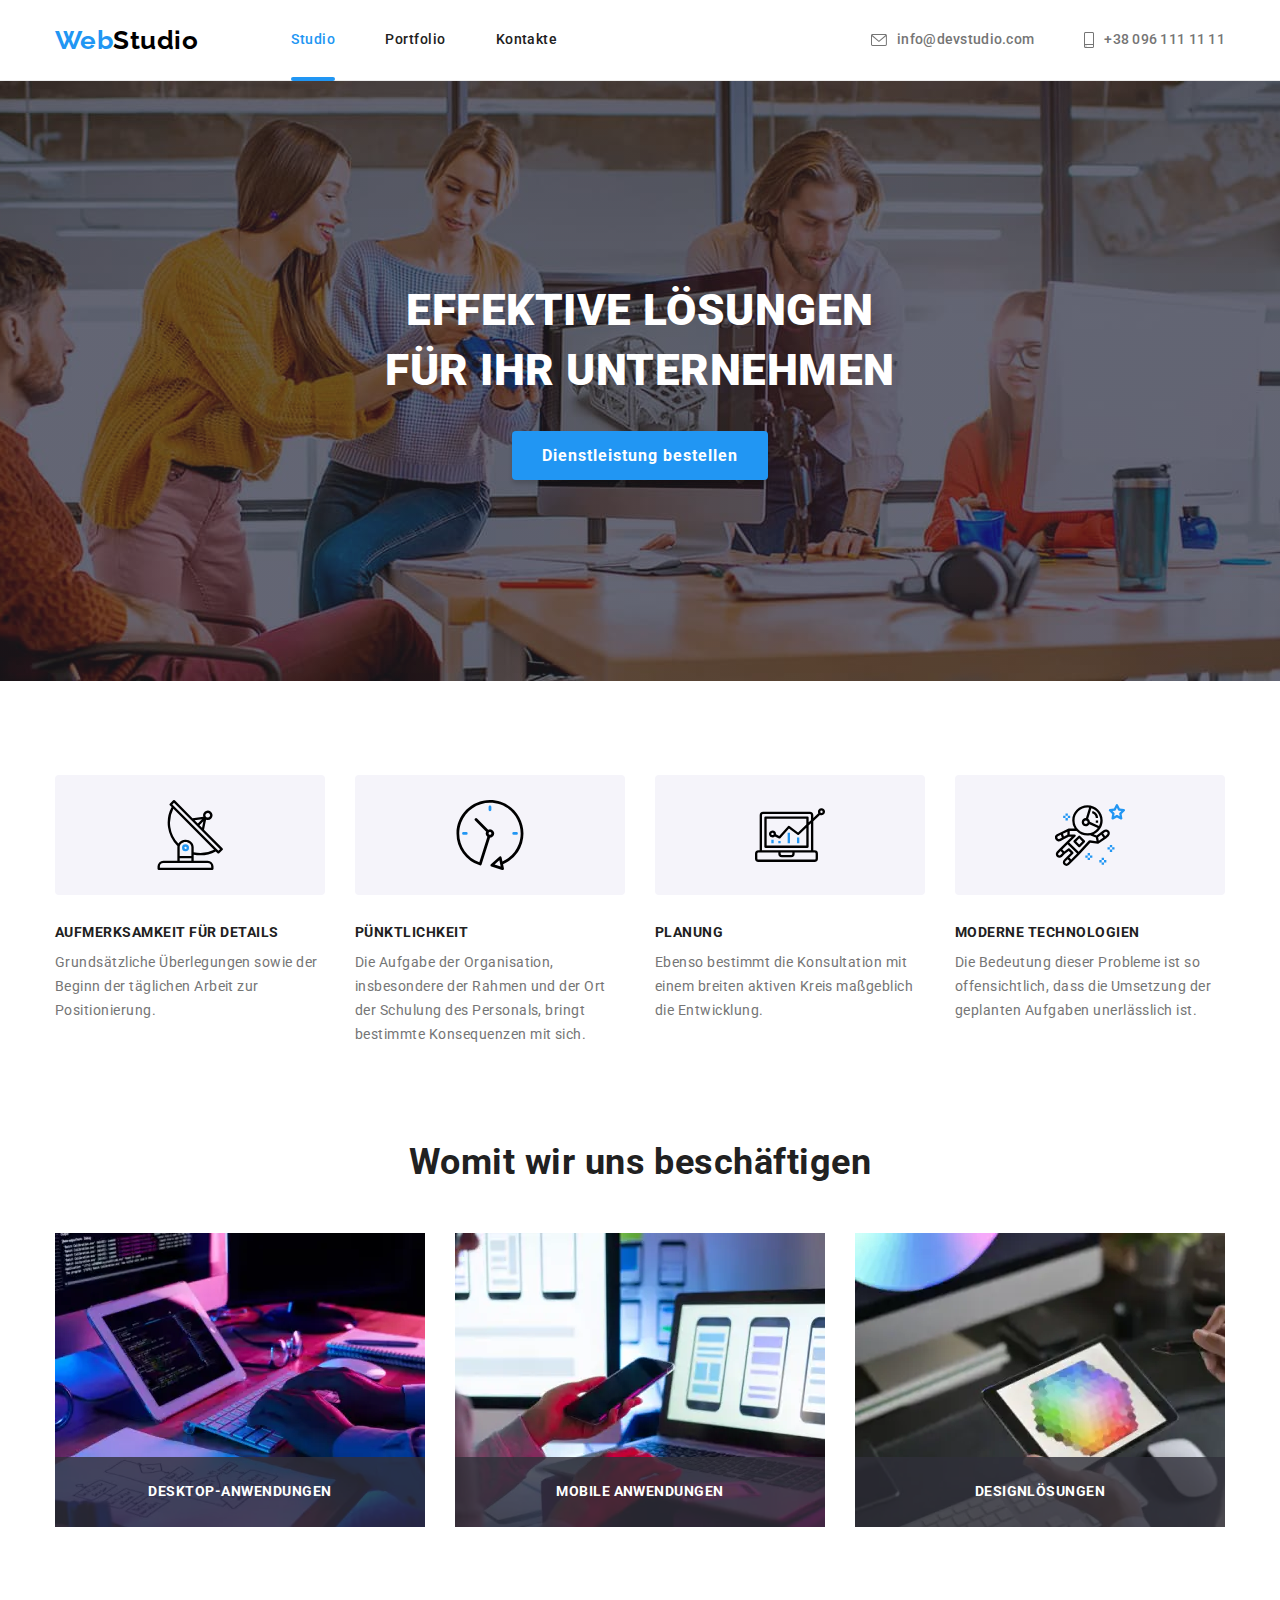
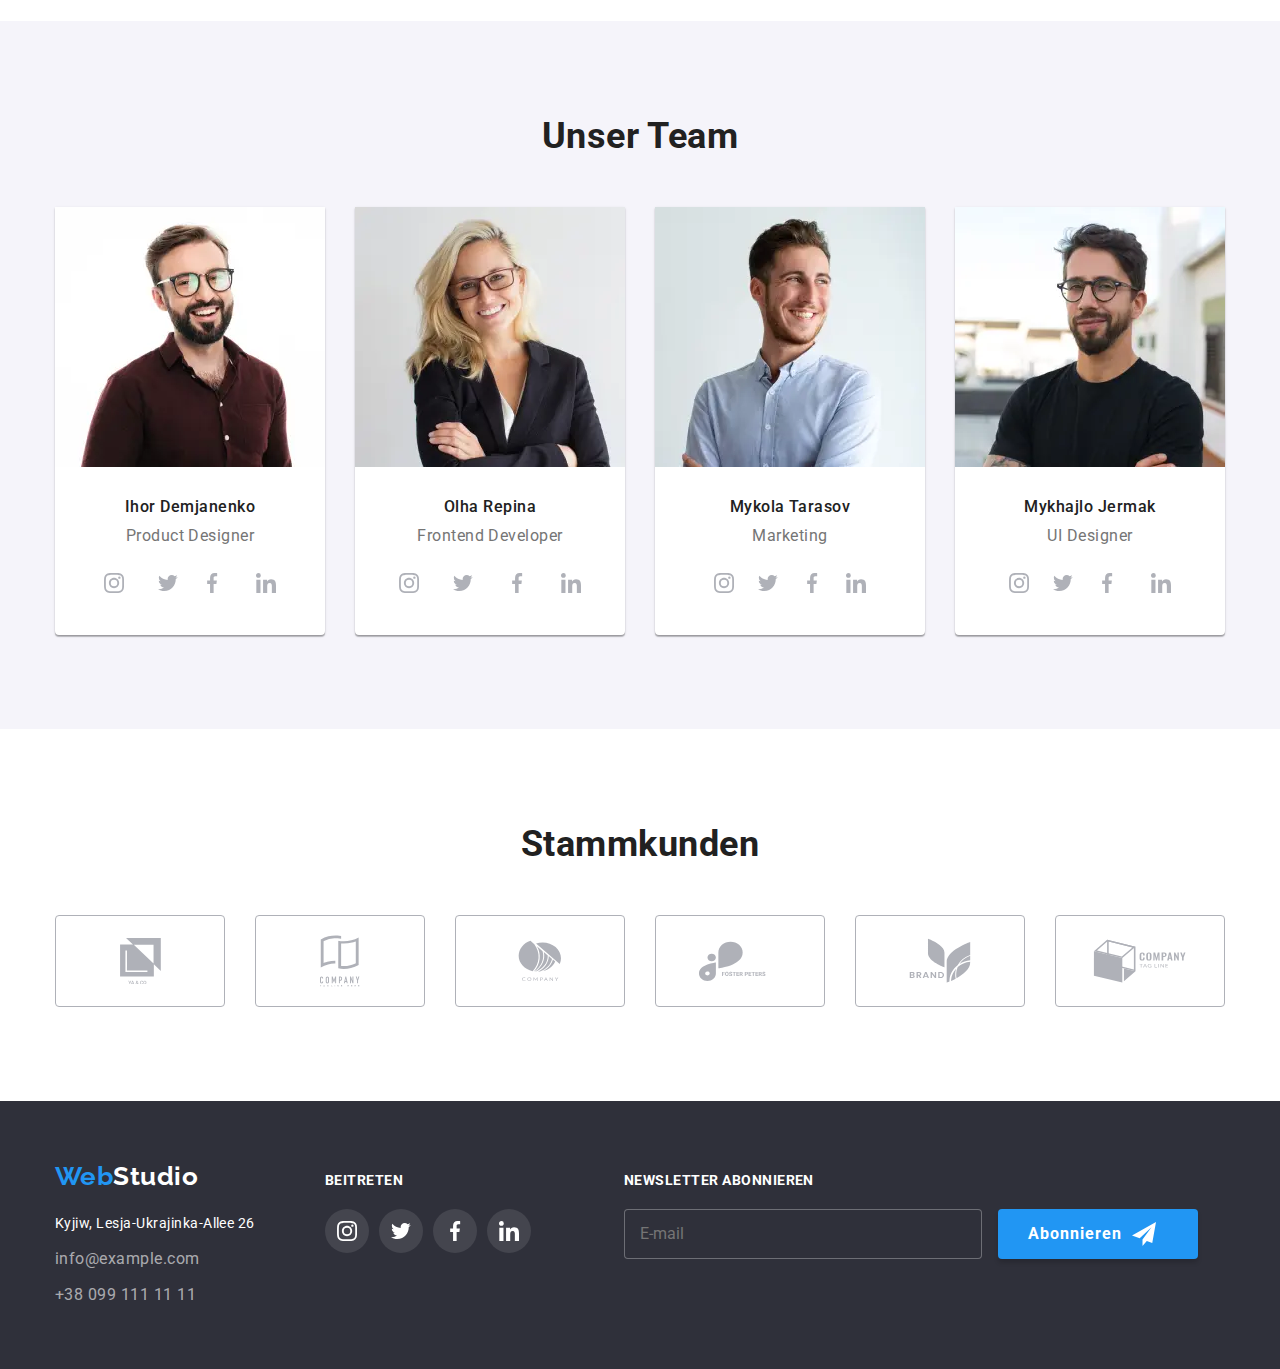
<file: index.html>
<!DOCTYPE html>
<html lang="de">
  <head>
    <meta charset="UTF-8" />
    <meta http-equiv="X-UA-Compatible" content="IE=edge" />
    <meta name="viewport" content="width=device-width, initial-scale=1.0" />
    <title>WebStudio</title>
    <link
      rel="stylesheet"
      href="https://fonts.googleapis.com/css2?family=Raleway:wght@700&family=Roboto:wght@400;500;700;900&display=swap"
    />
    <link
      rel="stylesheet"
      href="https://cdnjs.cloudflare.com/ajax/libs/modern-normalize/1.0.0/modern-normalize.min.css"
    />
    <link
      rel="stylesheet"
      href="https://cdnjs.cloudflare.com/ajax/libs/modern-normalize/1.0.0/modern-normalize.min.css"
    />
    <link rel="stylesheet" href="./css/main.min.css" />
  </head>
  <body>
    <!-- HEADER  -->
    <header class="page-header">
      <div class="container page-header__container">
          <nav class="navigation">
            <a class="navigation__logo" href="./index.html"
              >Web<span class="navigation__logo--accent">Studio</span></a
            >
            <ul class="navigation__list list">
              <li class="navigation__item">
                <a
                  class="link navigation__link navigation__link--current"
                  href="./index.html"
                  >Studio
                </a>
              </li>
              <li class="navigation__item">
                <a class="link navigation__link" href="./portfolio.html"
                  >Portfolio</a
                >
              </li>
              <li class="navigation__item">
                <a class="link navigation__link" href="">Kontakte</a>
              </li>
            </ul>
          </nav>
          <!-- Mobile menu -->
          <button
            class="mobile-menu__button--open"
            type="button"
            data-menu-button
          >
            <svg class="mobile-menu__icon" width="40px" height="40px">
              <use href="./images/icons.svg#menu"></use>
            </svg>
          </button>
          <div class="mobile-menu" data-menu>
              <div class="container mobile-menu__container">
                <button
                class="mobile-menu__button--close"
                type="button"
                data-menu-close
              >
                <svg class="mobile-menu__icon" width="40px" height="40px">
                  <use href="./images/icons.svg#close"></use>
                </svg>
              </button>
              <!-- Mobile-Menu -->
              <ul class="mobile-menu__navigation list">
                <li class="mobile-menu__navigation-item">
                  <a class="mobile-menu__navigation-link mobile-menu__navigation-link--current link" href="./index.html">Studio</a>
                </li>
                <li class="mobile-menu__navigation-item">
                  <a class="mobile-menu__navigation-link link" href="./portfolio.html">Portfolio</a>
                </li>
                <li class="mobile-menu__navigation-item">
                  <a class="mobile-menu__navigation-link link" href="">Kontakte</a>
                </li>
              </ul>

              <ul class="mobile-menu__contacts-list list">
                <li class="mobile-menu__contacts-item">
                  <a class="mobile-menu__contacts-list--link link" href="tel:+380961111111">+38 096 111 11 11</a>
                </li>
                <li class="mobile-menu__contacts-item">
                  <a class="mobile-menu__contacts-list--link link" href="mailto:info@devstudio.com">info@devstudio.com</a>
                </li>
              </ul>

              <ul class="mobile-menu__social-list list">
                <li class="mobile-menu__social-item">
                  <a class="mobile-menu__social-link link" target="_blank"
                    rel="noreferrer noopener"
                    href="https://www.instagram.com/">Instagram</a>
                </li>
                <li class="mobile-menu__social-item">
                  <a class="mobile-menu__social-link link" target="_blank"
                    rel="noreferrer noopener"
                    href="https://www.twitter.com/">Twitter</a>
                </li>
                <li class="mobile-menu__social-item">
                  <a class="mobile-menu__social-link link" target="_blank"
                    rel="noreferrer noopener"
                    href="https://www.facebook.com/">Facebook</a>
                </li>
                <li class="mobile-menu__social-item">
                  <a class="mobile-menu__social-link link" target="_blank"
                    rel="noreferrer noopener"
                    href="https://www.linkedin.com/">LinkedIn</a>
                </li>
              </ul>
              </div>
            </div>
            <!-- Ende des mobilen Menüs -->

          <ul class="contacts list">
            <li class="contacts__item">
              <a class="contacts__link link" href="mailto:info@devstudio.com">
                <svg class="contacts__icon" width="16px" height="12px">
                  <use href="./images/icons.svg#envelope"></use></svg
                >info@devstudio.com</a
              >
            </li>
            <li class="contacts__item">
              <a class="link contacts__link" href="tel:+380961111111"
                ><svg class="contacts__icon" width="10px" height="16px">
                  <use href="./images/icons.svg#smartphone"></use></svg
                >+38 096 111 11 11</a
              >
            </li>
          </ul>
        </div>
      </div>
    </header>

    <main>
      <!-- Hero -->
      <section class="hero">
        <h1 class="hero__title">Effektive Lösungen<br />für Ihr Unternehmen</h1>
        <button class="hero__button" type="button" data-modal-open>
          Dienstleistung bestellen
        </button>
      </section>

      <!-- Merkmale des Unternehmens -->
      <section class="section features">
        <div class="container">
          <h2 class="visually-hidden">Besonderheiten</h2>
          <ul class="features__list list">
            <li class="features__item">
              <div class="features__icon--bg">
                <svg class="features__icon" width="70px" height="70px">
                  <use href="./images/icons.svg#antenna"></use>
                </svg>
              </div>
              <h3 class="features__title">Aufmerksamkeit für Details</h3>
              <p class="features__text">
                Grundsätzliche Überlegungen sowie der Beginn der täglichen Arbeit zur Positionierung.
              </p>
            </li>
            <li class="features__item">
              <div class="features__icon--bg">
                <svg class="features__icon" width="70px" height="70px">
                  <use href="./images/icons.svg#clock"></use>
                </svg>
              </div>
              <h3 class="features__title">Pünktlichkeit</h3>
              <p class="features__text">
                Die Aufgabe der Organisation, insbesondere der Rahmen und der Ort der Schulung des Personals, bringt bestimmte Konsequenzen mit sich.
              </p>
            </li>
            <li class="features__item">
              <div class="features__icon--bg">
                <svg class="features__icon" width="70px" height="70px">
                  <use href="./images/icons.svg#diagram"></use>
                </svg>
              </div>
              <h3 class="features__title">Planung</h3>
              <p class="features__text">
                Ebenso bestimmt die Konsultation mit einem breiten aktiven Kreis maßgeblich die Entwicklung.
              </p>
            </li>
            <li class="features__item">
              <div class="features__icon--bg">
                <svg class="features__icon" width="70px" height="70px">
                  <use href="./images/icons.svg#astronaut"></use>
                </svg>
              </div>
              <h3 class="features__title">Moderne Technologien</h3>
              <p class="features__text">
                Die Bedeutung dieser Probleme ist so offensichtlich, dass die Umsetzung der geplanten Aufgaben unerlässlich ist.
              </p>
            </li>
          </ul>
        </div>
      </section>

      <!-- About section -->
      <section class="section about">
        <div class="container">
          <h2 class="section-title">Womit wir uns beschäftigen</h2>
          <ul class="about__list list">
            <li class="about__item">
              <picture>
                <source srcset="./images/about/box1.webp 1x, ./images/about/box1@2x.webp 2x" media="(min-width: 1200px)" type="image/webp">
                <source srcset="./images/about/box1.jpg 1x, ./images/about/box1@2x.jpg 2x" media="(min-width: 1200px)">
                <img
                class="about__image"
                src="#"
                alt="Computer'"
              />
              </picture>
              <h3 class="about__label">Desktop-Anwendungen</h3>
            </li>
            <li class="about__item">
              <picture>
                <source srcset="./images/about/box2.webp 1x, ./images/about/box2@2x.webp 2x" media="(min-width: 1200px)" type="image/webp">
                <source srcset="./images/about/box2.jpg 1x, ./images/about/box2@2x.jpg 2x" media="(min-width: 1200px)">
                <img
                class="about__image"
                src="#"
                alt="Telefon"
              />
              </picture>
              <h3 class="about__label">Mobile Anwendungen</h3>
            </li>
            <li class="about__item">
              <picture>
                <source srcset="./images/about/box3.webp 1x, ./images/about/box3@2x.webp 2x" media="(min-width: 1200px)" type="image/webp">
                <source srcset="./images/about/box3.jpg 1x, ./images/about/box3@2x.jpg 2x" media="(min-width: 1200px)">
                <img
                class="about__image"
                src="#"
                alt=""
              />
              </picture>
              <h3 class="about__label">Designlösungen</h3>
            </li>
          </ul>
        </div>
      </section>

      <!-- Unser Team -->
      <section class="section team">
        <div class="container">
          <h2 class="section-title">Unser Team</h2>
          <ul class="team__list list">
            <li class="team__item">
              <picture>
                <source
                  srcset="
                    ./images/team/igor-demianenko/igor-demianenko-desktop.webp    1x,
                    ./images/team/igor-demianenko/igor-demianenko-desktop@2x.webp 2x
                  "
                  media="(min-width: 1200px)" type="image/webp"
                />
                <source
                  srcset="
                    ./images/team/igor-demianenko/igor-demianenko-desktop.jpg    1x,
                    ./images/team/igor-demianenko/igor-demianenko-desktop@2x.jpg 2x
                  "
                  media="(min-width: 1200px)"
                />

                <source
                  srcset="
                    ./images/team/igor-demianenko/igor-demianenko-tablet.webp    1x,
                    ./images/team/igor-demianenko/igor-demianenko-tablet@2x.webp 2x
                  "
                  media="(min-width: 768px)" type="image/webp"
                />
                <source
                  srcset="
                    ./images/team/igor-demianenko/igor-demianenko-tablet.jpg    1x,
                    ./images/team/igor-demianenko/igor-demianenko-tablet@2x.jpg 2x
                  "
                  media="(min-width: 768px)"
                />

                <source
                  srcset="
                    ./images/team/igor-demianenko/igor-demianenko-mobile.webp    1x,
                    ./images/team/igor-demianenko/igor-demianenko-mobile@2x.webp 2x
                  "
                  media="(max-width: 767px)" type="image/webp"
                />
                <source
                  srcset="
                    ./images/team/igor-demianenko/igor-demianenko-mobile.jpg    1x,
                    ./images/team/igor-demianenko/igor-demianenko-mobile@2x.jpg 2x
                  "
                  media="(max-width: 767px)"
                />
                <img
                  class="team__image"
                  src="./images/team/igor-demianenko/igor-demianenko-mobile.jpg"
                  alt="Lächelnder junger Mann mit Brille"
                />
              </picture>
              <div class="team__content">
                <h3 class="team__title">Ihor Demjanenko</h3>
                <p class="team__text" lang="en">Product Designer</p>
                <ul class="social__list list">
                  <li class="social__item">
                    <a
                      class="social__link social__link--gray link"
                      href="https://www.instagram.com/"
                      target="_blank"
                      rel="noreferrer noopener"
                    >
                      <svg class="social__icon" width="20px" height="20px">
                        <use href="./images/icons.svg#instagram"></use>
                      </svg>
                    </a>
                  </li>
                  <li class="socil__item">
                    <a
                      class="social__link social__link--gray link"
                      href="https://twitter.com/"
                      target="_blank"
                      rel="noreferrer noopener"
                    >
                      <svg class="social__icon" width="20px" height="20px">
                        <use href="./images/icons.svg#twitter"></use>
                      </svg>
                    </a>
                  </li>
                  <li class="social__item">
                    <a
                      class="social__link social__link--gray link"
                      href="https://facebook.com/"
                      target="_blank"
                      rel="noreferrer noopener"
                    >
                      <svg class="social__icon" width="20px" height="20px">
                        <use href="./images/icons.svg#facebook"></use>
                      </svg>
                    </a>
                  </li>
                  <li class="social__item">
                    <a
                      class="social__link social__link--gray link"
                      href="https://linkedin.com/"
                      target="_blank"
                      rel="noreferrer noopener"
                    >
                      <svg class="social__icon" width="20px" height="20px">
                        <use href="./images/icons.svg#linkedin"></use>
                      </svg>
                    </a>
                  </li>
                </ul>
              </div>
            </li>
            <li class="team__item">
              <picture>
                <source
                  srcset="
                    ./images/team/olga-repina/olga-repina-desktop.webp    1x,
                    ./images/team/olga-repina/olga-repina-desktop@2x.webp 2x
                  "
                  media="(min-width: 1200px)" type="image/webp"
                />
                <source
                  srcset="
                    ./images/team/olga-repina/olga-repina-desktop.jpg    1x,
                    ./images/team/olga-repina/olga-repina-desktop@2x.jpg 2x
                  "
                  media="(min-width: 1200px)"
                />

                <source
                  srcset="
                    ./images/team/olga-repina/olga-repina-tablet.webp    1x,
                    ./images/team/olga-repina/olga-repina-tablet@2x.webp 2x
                  "
                  media="(min-width: 768px)" type="image/webp"
                />
                <source
                  srcset="
                    ./images/team/olga-repina/olga-repina-tablet.jpg    1x,
                    ./images/team/olga-repina/olga-repina-tablet@2x.jpg 2x
                  "
                  media="(min-width: 768px)"
                />

                <source
                  srcset="
                    ./images/team/olga-repina/olga-repina-mobile.webp    1x,
                    ./images/team/olga-repina/olga-repina-mobile@2x.webp 2x
                  "
                  media="(max-width: 767px)" type="image/webp"
                />
                <source
                  srcset="
                    ./images/team/olga-repina/olga-repina-mobile.jpg    1x,
                    ./images/team/olga-repina/olga-repina-mobile@2x.jpg 2x
                  "
                  media="(max-width: 767px)"
                />
                <img
                  class="team__image"
                  src="#"
                  alt="Lächelnde junge Frau mit Brille"
                />
              </picture>
              <div class="team__content">
                <h3 class="team__title">Olha Repina</h3>
                <p class="team__text" lang="en">Frontend Developer</p>
                <ul class="social__list list">
                  <li class="social__item">
                    <a
                      class="social__link social__link--gray link"
                      href="https://www.instagram.com/"
                      target="_blank"
                      rel="noreferrer noopener"
                    >
                      <svg class="social__icon" width="20px" height="20px">
                        <use href="./images/icons.svg#instagram"></use>
                      </svg>
                    </a>
                  </li>
                  <li class="social__item">
                    <a
                      class="social__link social__link--gray link"
                      href="https://twitter.com/"
                      target="_blank"
                      rel="noreferrer noopener"
                    >
                      <svg class="social__icon" width="20px" height="20px">
                        <use href="./images/icons.svg#twitter"></use>
                      </svg>
                    </a>
                  </li>
                  <li class="social__item">
                    <a
                      class="social__link social__link--gray link"
                      href="https://facebook.com/"
                      target="_blank"
                      rel="noreferrer noopener"
                    >
                      <svg class="social__icon" width="20px" height="20px">
                        <use href="./images/icons.svg#facebook"></use>
                      </svg>
                    </a>
                  </li>
                  <li>
                    <a
                      class="social__link social__link--gray link"
                      href="https://linkedin.com/"
                      target="_blank"
                      rel="noreferrer noopener"
                    >
                      <svg class="social__icon" width="20px" height="20px">
                        <use href="./images/icons.svg#linkedin"></use>
                      </svg>
                    </a>
                  </li>
                </ul>
              </div>
            </li>
            <li class="team__item">
              <picture>
                <source
                  srcset="
                    ./images/team/nikolai-tarasov/nikolai-tarasov-desktop.webp    1x,
                    ./images/team/nikolai-tarasov/nikolai-tarasov-desktop@2x.webp 2x
                  "
                  media="(min-width: 1200px)" type="image/webp"
                />
                <source
                  srcset="
                    ./images/team/nikolai-tarasov/nikolai-tarasov-desktop.jpg    1x,
                    ./images/team/nikolai-tarasov/nikolai-tarasov-desktop@2x.jpg 2x
                  "
                  media="(min-width: 1200px)"
                />

                <source
                  srcset="
                    ./images/team/nikolai-tarasov/nikolai-tarasov-tablet.webp    1x,
                    ./images/team/nikolai-tarasov/nikolai-tarasov-tablet@2x.webp 2x
                  "
                  media="(min-width: 768px)" type="image/webp"
                />
                <source
                  srcset="
                    ./images/team/nikolai-tarasov/nikolai-tarasov-tablet.jpg    1x,
                    ./images/team/nikolai-tarasov/nikolai-tarasov-tablet@2x.jpg 2x
                  "
                  media="(min-width: 768px)"
                />

                <source
                  srcset="
                    ./images/team/nikolai-tarasov/nikolai-tarasov-mobile.webp    1x,
                    ./images/team/nikolai-tarasov/nikolai-tarasov-mobile@2x.webp 2x
                  "
                  media="(max-width: 767px)" type="image/webp"
                />
                <source
                  srcset="
                    ./images/team/nikolai-tarasov/nikolai-tarasov-mobile.jpg    1x,
                    ./images/team/nikolai-tarasov/nikolai-tarasov-mobile@2x.jpg 2x
                  "
                  media="(max-width: 767px)"
                />
                <img
                  class="team__image"
                  src="./images/team/nikolai-tarasov/nikolai-tarasov-mobile.jpg"
                  alt="Lächelnder junger Mann"
                />
              </picture>
              <div class="team__content">
                <h3 class="team__title">Mykola Tarasov</h3>
                <p class="team__text" lang="en">Marketing</p>
                <ul class="social__list list">
                  <li>
                    <a
                      class="social__link social__link--gray link"
                      href="https://www.instagram.com/"
                      target="_blank"
                      rel="noreferrer noopener"
                    >
                      <svg class="social__icon" width="20px" height="20px">
                        <use href="./images/icons.svg#instagram"></use>
                      </svg>
                    </a>
                  </li>
                  <li>
                    <a
                      class="social__link social__link--gray link"
                      href="https://twitter.com/"
                      target="_blank"
                      rel="noreferrer noopener"
                    >
                      <svg class="social__icon" width="20px" height="20px">
                        <use href="./images/icons.svg#twitter"></use>
                      </svg>
                    </a>
                  </li>
                  <li>
                    <a
                      class="social__link social__link--gray link"
                      href="https://facebook.com/"
                      target="_blank"
                      rel="noreferrer noopener"
                    >
                      <svg class="social__icon" width="20px" height="20px">
                        <use href="./images/icons.svg#facebook"></use>
                      </svg>
                    </a>
                  </li>
                  <li>
                    <a
                      class="social__link social__link--gray link"
                      href="https://linkedin.com/"
                      target="_blank"
                      rel="noreferrer noopener"
                    >
                      <svg class="social__icon" width="20px" height="20px">
                        <use href="./images/icons.svg#linkedin"></use>
                      </svg>
                    </a>
                  </li>
                </ul>
              </div>
            </li>
            <li class="team__item">
              <picture>
                <source
                  srcset="
                    ./images/team/mikhail-ermakov/mikhail-ermakov-desktop.webp    1x,
                    ./images/team/mikhail-ermakov/mikhail-ermakov-desktop@2x.webp 2x
                  "
                  media="(min-width: 1200px)" type="image/webp"
                />
                <source
                  srcset="
                    ./images/team/mikhail-ermakov/mikhail-ermakov-desktop.jpg    1x,
                    ./images/team/mikhail-ermakov/mikhail-ermakov-desktop@2x.jpg 2x
                  "
                  media="(min-width: 1200px)"
                />

                <source
                  srcset="
                    ./images/team/mikhail-ermakov/mikhail-ermakov-tablet.webp    1x,
                    ./images/team/mikhail-ermakov/mikhail-ermakov-tablet@2x.webp 2x
                  "
                  media="(min-width: 768px)" type="image/webp"
                />
                <source
                  srcset="
                    ./images/team/mikhail-ermakov/mikhail-ermakov-tablet.jpg    1x,
                    ./images/team/mikhail-ermakov/mikhail-ermakov-tablet@2x.jpg 2x
                  "
                  media="(min-width: 768px)"
                />

                <source
                  srcset="
                    ./images/team/mikhail-ermakov/mikhail-ermakov-mobile.webp    1x,
                    ./images/team/mikhail-ermakov/mikhail-ermakov-mobile@2x.webp 2x
                  "
                  media="(max-width: 767px)" type="image/webp"
                />
                <source
                  srcset="
                    ./images/team/mikhail-ermakov/mikhail-ermakov-mobile.jpg    1x,
                    ./images/team/mikhail-ermakov/mikhail-ermakov-mobile@2x.jpg 2x
                  "
                  media="(max-width: 767px)"
                />
                <img
                  class="team__image"
                  src="#"
                  alt="Junger Mann mit Brille und Bart"
                />
              </picture>
              <div class="team__content">
                <h3 class="team__title">Mykhajlo Jermak</h3>
                <p class="team__text" lang="en">UI Designer</p>
                <ul class="social__list list">
                  <li>
                    <a
                      class="social__link social__link--gray link"
                      href="https://www.instagram.com/"
                      target="_blank"
                      rel="noreferrer noopener"
                    >
                      <svg class="social__icon" width="20px" height="20px">
                        <use href="./images/icons.svg#instagram"></use>
                      </svg>
                    </a>
                  </li>
                  <li>
                    <a
                      class="social__link social__link--gray link"
                      href="https://twitter.com/"
                      target="_blank"
                      rel="noreferrer noopener"
                    >
                      <svg class="social__icon" width="20px" height="20px">
                        <use href="./images/icons.svg#twitter"></use>
                      </svg>
                    </a>
                  </li>
                  <li class="social__item">
                    <a
                      class="social__link social__link--gray link"
                      href="https://facebook.com/"
                      target="_blank"
                      rel="noreferrer noopener"
                    >
                      <svg class="social__icon" width="20px" height="20px">
                        <use href="./images/icons.svg#facebook"></use>
                      </svg>
                    </a>
                  </li>
                  <li>
                    <a
                      class="social__link social__link--gray link"
                      href="https://linkedin.com/"
                      target="_blank"
                      rel="noreferrer noopener"
                    >
                      <svg class="social__icon" width="20px" height="20px">
                        <use href="./images/icons.svg#linkedin"></use>
                      </svg>
                    </a>
                  </li>
                </ul>
              </div>
            </li>
          </ul>
        </div>
      </section>

      <!-- Clients -->
      <section class="clients section">
        <h2 class="section-title">Stammkunden</h2>
        <div class="container">
          <ul class="clients__list list">
            <li class="clients__item">
              <a class="clients__link link" href="">
                <svg class="clients__icon" width="41px" height="46.7px">
                  <use href="./images/icons.svg#client1"></use>
                </svg>
              </a>
            </li>
            <li class="clients__item">
              <a class="clients__link link" href="">
                <svg class="clients__icon" width="40px" height="52px">
                  <use href="./images/icons.svg#client2"></use>
                </svg>
              </a>
            </li>
            <li class="clients__item">
              <a class="clients__link link" href="">
                <svg class="clients__icon" width="43.46px" height="41.18px">
                  <use href="./images/icons.svg#client3"></use>
                </svg>
              </a>
            </li>
            <li class="clients__item">
              <a class="clients__link link" href="">
                <svg class="clients__icon" width="84.44px" height="40.62px">
                  <use href="./images/icons.svg#client4"></use>
                </svg>
              </a>
            </li>
            <li class="clients__item">
              <a class="clients__link link" href="">
                <svg class="clients__icon" width="62.54px" height="45.43px">
                  <use href="./images/icons.svg#client5"></use>
                </svg>
              </a>
            </li>
            <li class="clients__item">
              <a class="clients__link link" href="">
                <svg class="clients__icon" width="93.79px" height="43.93px">
                  <use href="./images/icons.svg#client6"></use>
                </svg>
              </a>
            </li>
          </ul>
        </div>
      </section>
    </main>

    <!-- Seitenfuß (Footer) -->
    <footer class="page-footer">
      <div class="container page-footer__container">
          <div class="page-footer__tablet">
            <div class="page-footer__links">
              <a class="page-footer__logo" href="./index.html"
                >Web<span class="page-footer__logo--accent">Studio</span></a
              >
              <address class="address">
                <ul class="address__list list">
                  <li class="address__item">
                    <a
                      class="address__link address__link--physical link"
                      href="https://goo.gl/maps/RG4NcfdEYZFMfPUG8"
                      target="_blank"
                      rel="noreferrer noopener"
                      >Kyjiw, Lesja-Ukrajinka-Allee 26</a
                    >
                  </li>
                  <li class="address__item">
                    <a class="address__link link" href="mailto:info@example.com"
                      >info@example.com</a
                    >
                  </li>
                  <li class="address__item">
                    <a class="address__link link" href="tel:+380991111111"
                      >+38 099 111 11 11</a
                    >
                  </li>
                </ul>
              </address>
            </div>

            <div class="social">
              <b class="social__title">Beitreten</b>
              <ul class="social__list list">
                <li class="social__item social__item--white">
                  <a
                    class="social__link social__link--white link"
                    target="_blank"
                    rel="noreferrer noopener"
                    href="https://www.instagram.com/"
                  >
                    <svg class="social__icon" width="20px" height="20px">
                      <use href="./images/icons.svg#instagram"></use>
                    </svg>
                  </a>
                </li>
                <li class="social__item social__item--white">
                  <a
                    class="social__link social__link--white link"
                    target="_blank"
                    rel="noreferrer noopener"
                    href="https://twitter.com/"
                  >
                    <svg class="social__icon" width="20px" height="20px">
                      <use href="./images/icons.svg#twitter"></use>
                    </svg>
                  </a>
                </li>
                <li class="social__item social__item--white">
                  <a
                    class="social__link social__link--white link"
                    target="_blank"
                    rel="noreferrer noopener"
                    href="https://facebook.com/"
                  >
                    <svg class="social__icon" width="20px" height="20px">
                      <use href="./images/icons.svg#facebook"></use>
                    </svg>
                  </a>
                </li>
                <li class="social__item social__item--white">
                  <a
                    class="social__link social__link--white link"
                    target="_blank"
                    rel="noreferrer noopener"
                    href="https://linkedin.com/"
                  >
                    <svg class="social__icon" width="20px" height="20px">
                      <use href="./images/icons.svg#linkedin"></use>
                    </svg>
                  </a>
                </li>
              </ul>
            </div>
          </div>
          <div class="subscription">
            <b class="subscription__title">Newsletter abonnieren</b>
            <form class="subscription__form">
              <label class="subscription__label"
                ><input
                  class="subscription__input"
                  type="email"
                  name="email"
                  placeholder="E-mail"
              /></label>

              <button class="subscription__button" type="submit">
                Abonnieren
                <svg class="subscription__icon" width="24px" height="24px">
                  <use href="./images/icons.svg#send"></use>
                </svg>
              </button>
            </form>
          </div>
      </div>
    </footer>

    <!-- Modales Fenster -->
    <div class="backdrop is-hidden" data-modal>
      <div class="modal">
        <button class="modal__button--close" type="button" data-modal-close>
          <svg class="modal__icon--close" width="30px" height="30px">
            <use href="./images/icons.svg#close"></use>
          </svg>
        </button>
        <b class="modal__title">Rückruf vereinbaren</b>
        <form class="modal__form">
          <ul class="modal__list list">
            <li class="modal__field">
              <label class="modal__label" for="name">Name</label>
              <input class="modal__input" type="text" name="name" id="name" />
              <svg class="modal__icon" width="18px" height="18px">
                <use href="./images/icons.svg#person"></use>
              </svg>
            </li>
            <li class="modal__field">
              <label class="modal__label" for="tel">Telefon</label>
              <input class="modal__input" type="tel" name="tel" id="tel" />
              <svg class="modal__icon" width="18px" height="18px">
                <use href="./images/icons.svg#phone"></use>
              </svg>
            </li>
            <li class="modal__field">
              <label class="modal__label" for="email">E-Mail</label>
              <input
                class="modal__input"
                type="email"
                name="email"
                id="email"
              />
              <svg class="modal__icon" width="18px" height="18px">
                <use href="./images/icons.svg#email"></use>
              </svg>
            </li>
            <li class="modal__field modal__field--comment">
              <label class="modal__label" for="comment">Kommentar</label>
              <textarea
                name="comment"
                id="comment"
                rows="8"
                maxlength="1000"
                placeholder="Geben Sie den Text ein."
              ></textarea>
            </li>
          </ul>

          <label class="policy">
            <input
              class="policy__checkbox visually-hidden"
              type="checkbox"
              name="policy"
              value="policy"
            />
            <svg class="policy__icon" width="16px" height="15px">
              <use href="./images/icons.svg#check"></use>
            </svg>
            Ich stimme dem Newsletter zu und akzeptiere die&nbsp
            <a class="policy__link" href="">Vertragsbedingungen</a>
          </label>

          <button class="modal__button--submit" type="submit">Senden</button>
        </form>
      </div>
    </div>

    <script src="./js/menu.js"></script>
    <script src="./js/modal.js"></script>
  </body>
</html>
</file>
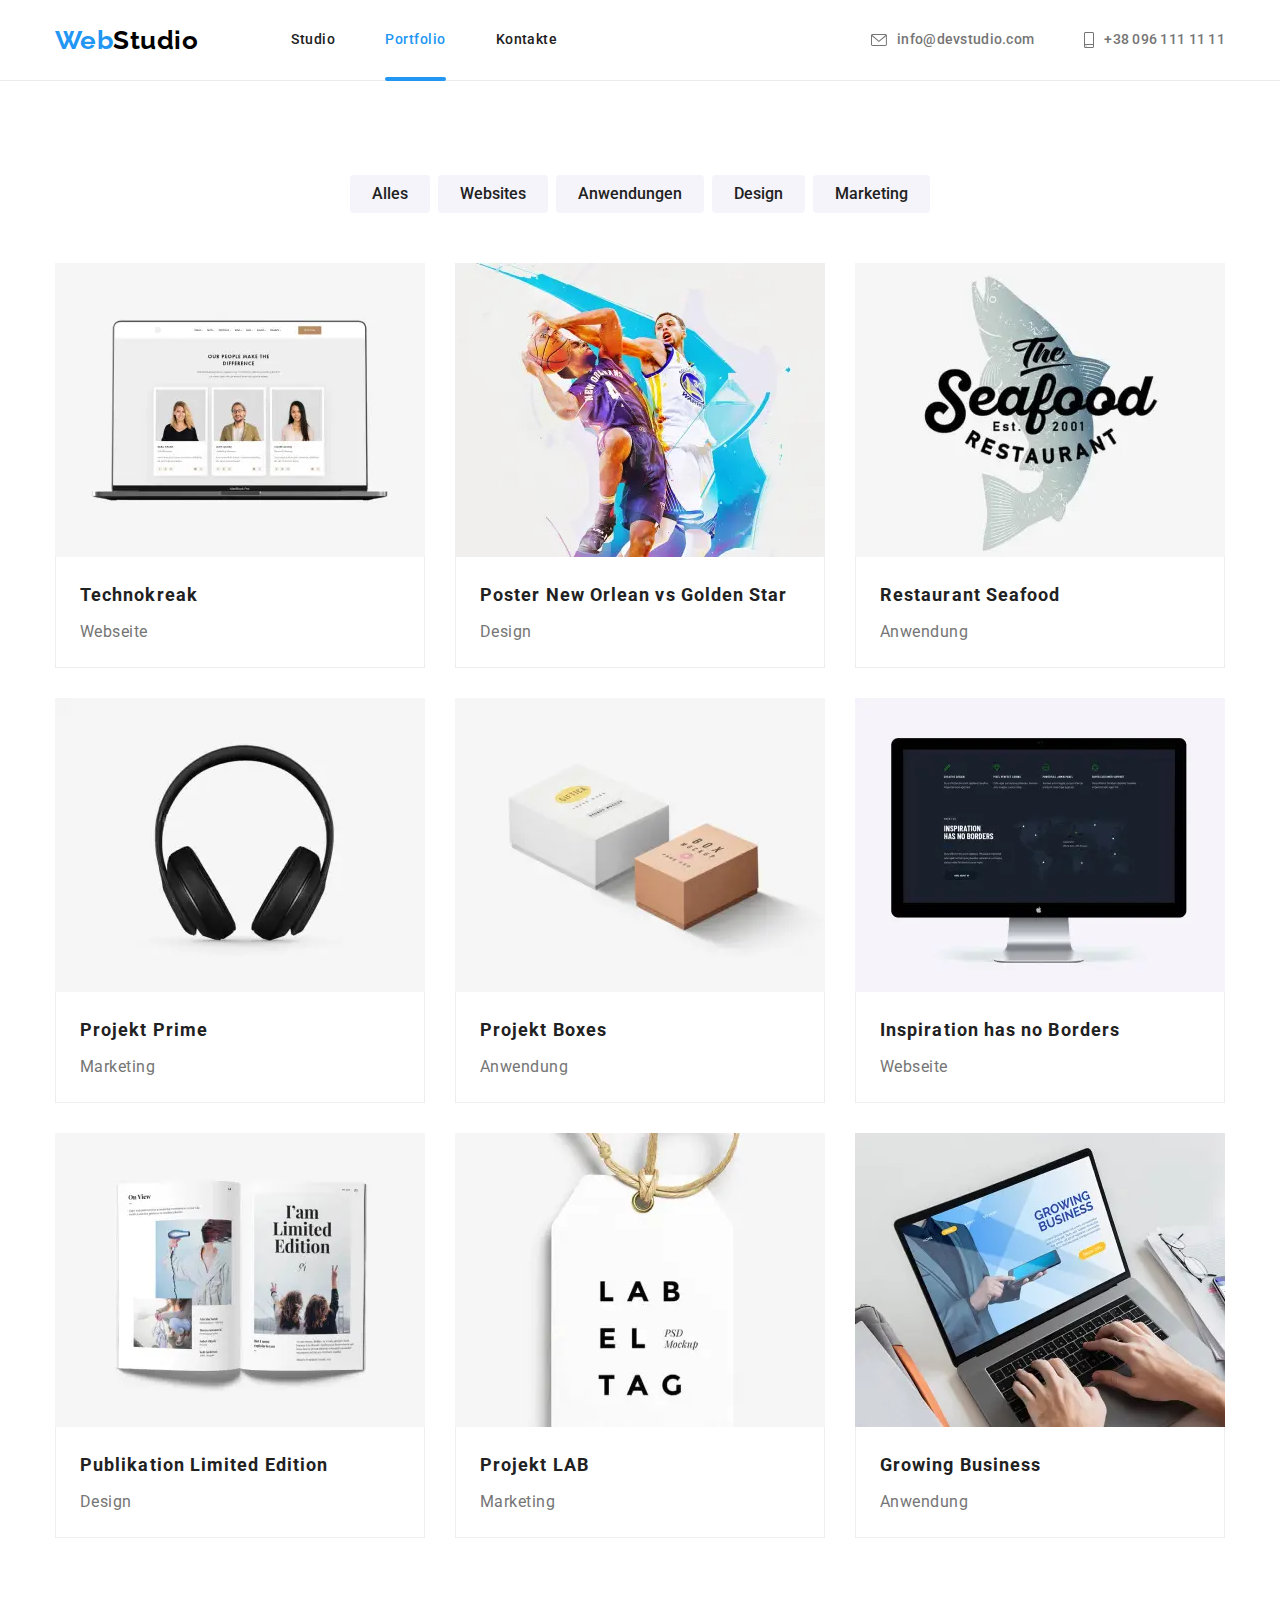
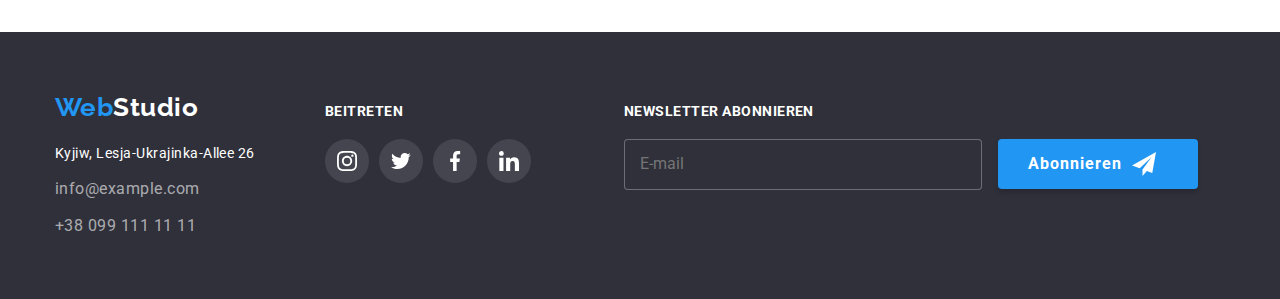
<file: portfolio.html>
<!DOCTYPE html>
<html lang="de">
  <head>
    <meta charset="UTF-8" />
    <meta http-equiv="X-UA-Compatible" content="IE=edge" />
    <meta name="viewport" content="width=device-width, initial-scale=1.0" />
    <title>WebStudio</title>
    <link
      href="https://fonts.googleapis.com/css2?family=Raleway:wght@700&family=Roboto:wght@400;500;700;900&display=swap"
      rel="stylesheet"
    />
    <link
      rel="stylesheet"
      href="https://cdnjs.cloudflare.com/ajax/libs/modern-normalize/1.0.0/modern-normalize.min.css"
    />
    <link
      rel="stylesheet"
      href="https://cdnjs.cloudflare.com/ajax/libs/modern-normalize/1.0.0/modern-normalize.min.css"
    />
    <link rel="stylesheet" href="./css/main.min.css" />
  </head>
  <body>

    <!-- Header -->
    <header class="page-header">
      <div class="container page-header__container">
          <nav class="navigation">
            <a class="navigation__logo" href="./index.html"
              >Web<span class="navigation__logo--accent">Studio</span></a
            >
            <ul class="navigation__list list">
              <li class="navigation__item">
                <a
                  class="link navigation__link"
                  href="./index.html"
                  >Studio
                </a>
              </li>
              <li class="navigation__item">
                <a class="link navigation__link navigation__link--current" href="./portfolio.html"
                  >Portfolio</a
                >
              </li>
              <li class="navigation__item">
                <a class="link navigation__link" href="">Kontakte</a>
              </li>
            </ul>
          </nav>

          <!-- Mobile menu -->
          <button
            class="mobile-menu__button--open"
            type="button"
            data-menu-button
          >
            <svg class="mobile-menu__icon" width="40px" height="40px">
              <use href="./images/icons.svg#menu"></use>
            </svg>
          </button>
          <div class="mobile-menu" data-menu>
              <div class="container mobile-menu__container">
                <button
                class="mobile-menu__button--close"
                type="button"
                data-menu-close
              >
                <svg class="mobile-menu__icon" width="40px" height="40px">
                  <use href="./images/icons.svg#close"></use>
                </svg>
              </button>
              <!-- Mobile-Menu -->
              <ul class="mobile-menu__navigation list">
                <li class="mobile-menu__navigation-item">
                  <a class="mobile-menu__navigation-link link" href="./index.html">Studio</a>
                </li>
                <li class="mobile-menu__navigation-item">
                  <a class="mobile-menu__navigation-link mobile-menu__navigation-link--current link" href="./portfolio.html">Portfolio</a>
                </li>
                <li class="mobile-menu__navigation-item">
                  <a class="mobile-menu__navigation-link link" href="">Kontakte</a>
                </li>
              </ul>

              <ul class="mobile-menu__contacts-list list">
                <li class="mobile-menu__contacts-item">
                  <a class="mobile-menu__contacts-list--link link" href="tel:+380961111111">+38 096 111 11 11</a>
                </li>
                <li class="mobile-menu__contacts-item">
                  <a class="mobile-menu__contacts-list--link link" href="mailto:info@devstudio.com">info@devstudio.com</a>
                </li>
              </ul>

              <ul class="mobile-menu__social-list list">
                <li class="mobile-menu__social-item">
                  <a class="mobile-menu__social-link link" href="">Instagram</a>
                </li>
                <li class="mobile-menu__social-item">
                  <a class="mobile-menu__social-link link" href="">Twitter</a>
                </li>
                <li class="mobile-menu__social-item">
                  <a class="mobile-menu__social-link link" href="">Facebook</a>
                </li>
                <li class="mobile-menu__social-item">
                  <a class="mobile-menu__social-link link" href="">LinkedIn</a>
                </li>
              </ul>
              </div>
            </div>
            <!-- Ende des mobilen Menüs -->
          <ul class="contacts list">
            <li class="contacts__item">
              <a class="contacts__link link" href="mailto:info@devstudio.com">
                <svg class="contacts__icon" width="16px" height="12px">
                  <use href="./images/icons.svg#envelope"></use></svg
                >info@devstudio.com</a
              >
            </li>
            <li class="contacts__item">
              <a class="link contacts__link" href="tel:+380961111111"
                ><svg class="contacts__icon" width="10px" height="16px">
                  <use href="./images/icons.svg#smartphone"></use></svg
                >+38 096 111 11 11</a
              >
            </li>
          </ul>
        </div>
      </div>
    </header>

    <main>
      <section class="section filter">
        <div class="container">
          <h1 lang="en" class="visually-hidden">Portfolio</h1>

          <!-- Button-Filter-->
          <ul class="filter__list list">
            <li class="filter__item">
              <button class="filter__button" type="button">Alles</button>
            </li>
            <li class="filter__item">
              <button class="filter__button" type="button">Websites</button>
            </li>
            <li class="filter__item">
              <button class="filter__button" type="button">Anwendungen</button>
            </li>
            <li class="filter__item">
              <button class="filter__button" type="button">Design</button>
            </li>
            <li class="filter__item">
              <button class="filter__button" type="button">Marketing</button>
            </li>
          </ul>

          <!-- Portfolio -->
          <ul class="portfolio__list list">
            <li class="portfolio__item">
              <a class="portfolio__link link" href="#!">
                <div class="portfolio__description">
                  <picture>
                    <source srcset="./images/portfolio/project1-desktop.webp 1x, ./images/portfolio/project1-desktop@2x.webp 2x" media="(min-width:1200px)" type="image/webp">
                    <source srcset="./images/portfolio/project1-desktop.jpg 1x, ./images/portfolio/project1-desktop@2x.jpg 2x" media="(min-width:1200px)">

                    <source srcset="./images/portfolio/project1-tablet.webp 1x, ./images/portfolio/project1-tablet@2x.webp 2x" media="(min-width:768px)" type="image/webp">
                    <source srcset="./images/portfolio/project1-tablet.jpg 1x, ./images/portfolio/project1-tablet@2x.jpg 2x" media="(min-width:768px)">

                    <source srcset="./images/portfolio/project1-mobile.webp 1x, ./images/portfolio/project1-mobile@2x.webp 2x" media="(max-width:767px)" type="image/webp">
                    <source srcset="./images/portfolio/project1-mobile.jpg 1x, ./images/portfolio/project1-mobile@2x.jpg 2x" media="(max-width:767px)">
                    <img
                    class="portfolio__image"
                    src="#"
                    alt="Internetseite"
                  />
                  </picture>
                  <p class="portfolio__text">
                    Technokreak ist eine moderne Plattform für den Austausch technologischer Innovationen. Unternehmen nutzen diese Plattform für digitale Entwicklungen und zur Verbesserung der Cybersicherheit.
                  </p>
                </div>
                <div class="portfolio__content">
                  <h3 class="portfolio__title">Technokreak</h3>
                  <p class="portfolio__label">Webseite</p>
                </div>
              </a>
            </li>
            <li class="portfolio__item">
              <a class="portfolio__link link" href="#!">
                <div class="portfolio__description">
                  <picture>
                    <source srcset="./images/portfolio/project2-desktop.webp 1x, ./images/portfolio/project2-desktop@2x.webp 2x" media="(min-width:1200px)" type="image/webp">
                    <source srcset="./images/portfolio/project2-desktop.jpg 1x, ./images/portfolio/project2-desktop@2x.jpg 2x" media="(min-width:1200px)">

                    <source srcset="./images/portfolio/project2-tablet.webp 1x, ./images/portfolio/project2-tablet@2x.webp 2x" media="(min-width:768px)" type="image/webp">
                    <source srcset="./images/portfolio/project2-tablet.jpg 1x, ./images/portfolio/project2-tablet@2x.jpg 2x" media="(min-width:768px)">

                    <source srcset="./images/portfolio/project2-mobile.webp 1x, ./images/portfolio/project2-mobile@2x.webp 2x" media="(max-width:767px)" type="image/webp">
                    <source srcset="./images/portfolio/project2-mobile.jpg 1x, ./images/portfolio/project2-mobile@2x.jpg 2x" media="(max-width:767px)">
                    <img
                      class="portfolio__image"
                      src="#"
                      alt="Spielende Basketball"/>
                  </picture>
                  <p class="portfolio__text">
                    Technokreak ist eine moderne Plattform für den Austausch technologischer Innovationen. Unternehmen nutzen diese Plattform für digitale Entwicklungen und zur Verbesserung der Cybersicherheit.
                  </p>
                </div>
                <div class="portfolio__content">
                  <h3 class="portfolio__title">
                    Poster <span lang="en">New Orlean vs Golden Star</span>
                  </h3>
                  <p class="portfolio__label">Design</p>
                </div>
              </a>
            </li>
            <li class="portfolio__item">
              <a class="portfolio__link link" href="#!">
                <div class="portfolio__description">
                  <picture>
                    <source srcset="./images/portfolio/project3-desktop.webp 1x, ./images/portfolio/project3-desktop@2x.webp 2x" media="(min-width:1200px)" type="image/webp">
                    <source srcset="./images/portfolio/project3-desktop.jpg 1x, ./images/portfolio/project3-desktop@2x.jpg 2x" media="(min-width:1200px)">

                    <source srcset="./images/portfolio/project3-tablet.webp 1x, ./images/portfolio/project3-tablet@2x.webp 2x" media="(min-width:768px)" type="image/webp">
                    <source srcset="./images/portfolio/project3-tablet.jpg 1x, ./images/portfolio/project3-tablet@2x.jpg 2x" media="(min-width:768px)">

                    <source srcset="./images/portfolio/project3-mobile.webp 1x, ./images/portfolio/project3-mobile@2x.webp 2x" media="(max-width:767px)" type="image/webp">
                    <source srcset="./images/portfolio/project3-mobile.jpg 1x, ./images/portfolio/project3-mobile@2x.jpg 2x" media="(max-width:767px)">
                    <img
                    class="portfolio__image"
                    src="#"
                    alt="Restaurant-Logo"
                  />
                  </picture>
                  <p class="portfolio__text">
                    Technokreak ist eine moderne Plattform für den Austausch technologischer Innovationen. Unternehmen nutzen diese Plattform für digitale Entwicklungen und zur Verbesserung der Cybersicherheit.
                  </p>
                </div>
                <div class="portfolio__content">
                  <h3 class="portfolio__title">
                    Restaurant <span lang="en">Seafood</span>
                  </h3>
                  <p class="portfolio__label">Anwendung</p>
                </div>
              </a>
            </li>
            <li class="portfolio__item">
              <a class="portfolio__link link" href="#!">
                <div class="portfolio__description">
                  <picture>
                    <source srcset="./images/portfolio/project4-desktop.webp 1x, ./images/portfolio/project4-desktop@2x.webp 2x" media="(min-width:1200px)" type="image/webp">
                    <source srcset="./images/portfolio/project4-desktop.jpg 1x, ./images/portfolio/project4-desktop@2x.jpg 2x" media="(min-width:1200px)">

                    <source srcset="./images/portfolio/project4-tablet.webp 1x, ./images/portfolio/project4-tablet@2x.webp 2x" media="(min-width:768px)" type="image/webp">
                    <source srcset="./images/portfolio/project4-tablet.jpg 1x, ./images/portfolio/project4-tablet@2x.jpg 2x" media="(min-width:768px)">

                    <source srcset="./images/portfolio/project4-mobile.webp 1x, ./images/portfolio/project4-mobile@2x.webp 2x" media="(max-width:767px)" type="image/webp">
                    <source srcset="./images/portfolio/project4-mobile.jpg 1x, ./images/portfolio/project4-mobile@2x.jpg 2x" media="(max-width:767px)">
                    <img
                    class="portfolio__image"
                    src="#"
                    alt="Kopfhörer"
                  />
                  </picture>
                  <p class="portfolio__text">
                    Technokreak ist eine moderne Plattform für den Austausch technologischer Innovationen. Unternehmen nutzen diese Plattform für digitale Entwicklungen und zur Verbesserung der Cybersicherheit.
                  </p>
                </div>
                <div class="portfolio__content">
                  <h3 class="portfolio__title">
                    Projekt <span lang="en">Prime</span>
                  </h3>
                  <p class="portfolio__label">Marketing</p>
                </div>
              </a>
            </li>
            <li class="portfolio__item">
              <a class="portfolio__link link" href="#!">
                <div class="portfolio__description">
                  <picture>
                    <source srcset="./images/portfolio/project5-desktop.webp 1x, ./images/portfolio/project5-desktop@2x.webp 2x" media="(min-width:1200px)" type="image/webp">
                    <source srcset="./images/portfolio/project5-desktop.jpg 1x, ./images/portfolio/project5-desktop@2x.jpg 2x" media="(min-width:1200px)">

                    <source srcset="./images/portfolio/project5-tablet.webp 1x, ./images/portfolio/project5-tablet@2x.webp 2x" media="(min-width:768px)" type="image/webp">
                    <source srcset="./images/portfolio/project5-tablet.jpg 1x, ./images/portfolio/project5-tablet@2x.jpg 2x" media="(min-width:768px)">

                    <source srcset="./images/portfolio/project5-mobile.webp 1x, ./images/portfolio/project5-mobile@2x.webp 2x" media="(max-width:767px)" type="image/webp">
                    <source srcset="./images/portfolio/project5-mobile.jpg 1x, ./images/portfolio/project5-mobile@2x.jpg 2x" media="(max-width:767px)">
                    <img
                    class="portfolio__image"
                    src="#"
                    alt="Zwei Schachteln"
                  />
                  </picture>
                  <p class="portfolio__text">
                    Technokreak ist eine moderne Plattform für den Austausch technologischer Innovationen. Unternehmen nutzen diese Plattform für digitale Entwicklungen und zur Verbesserung der Cybersicherheit.
                  </p>
                </div>
                <div class="portfolio__content">
                  <h3 class="portfolio__title">
                    Projekt <span lang="en">Boxes</span>
                  </h3>
                  <p class="portfolio__label">Anwendung</p>
                </div>
              </a>
            </li>
            <li class="portfolio__item">
              <a class="portfolio__link link" href="#!">
                <div class="portfolio__description">
                  <picture>
                    <source srcset="./images/portfolio/project6-desktop.webp 1x, ./images/portfolio/project6-desktop@2x.webp 2x" media="(min-width:1200px)" type="image/webp">
                    <source srcset="./images/portfolio/project6-desktop.jpg 1x, ./images/portfolio/project6-desktop@2x.jpg 2x" media="(min-width:1200px)">

                    <source srcset="./images/portfolio/project6-tablet.webp 1x, ./images/portfolio/project6-tablet@2x.webp 2x" media="(min-width:768px)" type="image/webp">
                    <source srcset="./images/portfolio/project6-tablet.jpg 1x, ./images/portfolio/project6-tablet@2x.jpg 2x" media="(min-width:768px)">

                    <source srcset="./images/portfolio/project6-mobile.webp 1x, ./images/portfolio/project6-mobile@2x.webp 2x" media="(max-width:767px)" type="image/webp">
                    <source srcset="./images/portfolio/project6-mobile.jpg 1x, ./images/portfolio/project6-mobile@2x.jpg 2x" media="(max-width:767px)">
                    <img
                    class="portfolio__image"
                    src="#"
                    alt="Computer"
                  />
                  </picture>
                  <p class="portfolio__text">
                    Technokreak ist eine moderne Plattform für den Austausch technologischer Innovationen. Unternehmen nutzen diese Plattform für digitale Entwicklungen und zur Verbesserung der Cybersicherheit.
                  </p>
                </div>
                <div class="portfolio__content">
                  <h3 class="portfolio__title" lang="en">
                    Inspiration has no Borders
                  </h3>
                  <p class="portfolio__label">Webseite</p>
                </div>
              </a>
            </li>
            <li class="portfolio__item">
              <a class="portfolio__link link" href="#!">
                <div class="portfolio__description">
                  <picture>
                    <source srcset="./images/portfolio/project7-desktop.webp 1x, ./images/portfolio/project7-desktop@2x.webp 2x" media="(min-width:1200px)" type="image/webp">
                    <source srcset="./images/portfolio/project7-desktop.jpg 1x, ./images/portfolio/project7-desktop@2x.jpg 2x" media="(min-width:1200px)">

                    <source srcset="./images/portfolio/project7-tablet.webp 1x, ./images/portfolio/project7-tablet@2x.webp 2x" media="(min-width:768px)" type="image/webp">
                    <source srcset="./images/portfolio/project7-tablet.jpg 1x, ./images/portfolio/project7-tablet@2x.jpg 2x" media="(min-width:768px)">

                    <source srcset="./images/portfolio/project7-mobile.webp 1x, ./images/portfolio/project7-mobile@2x.webp 2x" media="(max-width:767px)" type="image/webp">
                    <source srcset="./images/portfolio/project7-mobile.jpg 1x, ./images/portfolio/project7-mobile@2x.jpg 2x" media="(max-width:767px)">
                    <img
                    class="portfolio__image"
                    src="#"
                    alt="Offenes Magazin"
                  />
                  </picture>
                  <p class="portfolio__text">
                    Technokreak ist eine moderne Plattform für den Austausch technologischer Innovationen. Unternehmen nutzen diese Plattform für digitale Entwicklungen und zur Verbesserung der Cybersicherheit.
                  </p>
                </div>
                <div class="portfolio__content">
                  <h3 class="portfolio__title">
                    Publikation <span lang="en">Limited Edition</span>
                  </h3>
                  <p class="portfolio__label">Design</p>
                </div>
              </a>
            </li>
            <li class="portfolio__item">
              <a class="portfolio__link link" href="#!">
                <div class="portfolio__description">
                  <picture>
                    <source srcset="./images/portfolio/project8-desktop.webp 1x, ./images/portfolio/project8-desktop@2x.webp 2x" media="(min-width:1200px)" type="image/webp">
                    <source srcset="./images/portfolio/project8-desktop.jpg 1x, ./images/portfolio/project8-desktop@2x.jpg 2x" media="(min-width:1200px)">

                    <source srcset="./images/portfolio/project8-tablet.webp 1x, ./images/portfolio/project8-tablet@2x.webp 2x" media="(min-width:768px)" type="image/webp">
                    <source srcset="./images/portfolio/project8-tablet.jpg 1x, ./images/portfolio/project8-tablet@2x.jpg 2x" media="(min-width:768px)">

                    <source srcset="./images/portfolio/project8-mobile.webp 1x, ./images/portfolio/project8-mobile@2x.webp 2x" media="(max-width:767px)" type="image/webp">
                    <source srcset="./images/portfolio/project8-mobile.jpg 1x, ./images/portfolio/project8-mobile@2x.jpg 2x" media="(max-width:767px)">
                    <img
                    class="portfolio__image"
                    src="#"
                    alt="Etikett mit Logo"
                  />
                  </picture>
                  <p class="portfolio__text">
                    Technokreak ist eine moderne Plattform für den Austausch technologischer Innovationen. Unternehmen nutzen diese Plattform für digitale Entwicklungen und zur Verbesserung der Cybersicherheit.
                  </p>
                </div>
                <div class="portfolio__content">
                  <h3 class="portfolio__title">
                    Projekt <span lang="en">LAB</span>
                  </h3>
                  <p class="portfolio__label">Marketing</p>
                </div>
              </a>
            </li>
            <li class="portfolio__item">
              <a class="portfolio__link link" href="#!">
                <div class="portfolio__description">
                  <picture>
                    <source srcset="./images/portfolio/project9-desktop.webp 1x, ./images/portfolio/project9-desktop@2x.webp 2x" media="(min-width:1200px)" type="image/webp">
                    <source srcset="./images/portfolio/project9-desktop.jpg 1x, ./images/portfolio/project9-desktop@2x.jpg 2x" media="(min-width:1200px)">

                    <source srcset="./images/portfolio/project9-tablet.webp 1x, ./images/portfolio/project9-tablet@2x.webp 2x" media="(min-width:768px)" type="image/webp">
                    <source srcset="./images/portfolio/project9-tablet.jpg 1x, ./images/portfolio/project9-tablet@2x.jpg 2x" media="(min-width:768px)">

                    <source srcset="./images/portfolio/project9-mobile.webp 1x, ./images/portfolio/project9-mobile@2x.webp 2x" media="(max-width:767px)" type="image/webp">
                    <source srcset="./images/portfolio/project9-mobile.jpg 1x, ./images/portfolio/project9-mobile@2x.jpg 2x" media="(max-width:767px)">
                    <img
                    class="portfolio__image"
                    src="#"
                    alt="Arbeitend am Laptop"
                  />
                  </picture>
                  <p class="portfolio__text">
                    Technokreak ist eine moderne Plattform für den Austausch technologischer Innovationen. Unternehmen nutzen diese Plattform für digitale Entwicklungen und zur Verbesserung der Cybersicherheit.
                  </p>
                </div>
                <div class="portfolio__content">
                  <h3 class="portfolio__title" lang="en">Growing Business</h3>
                  <p class="portfolio__label">Anwendung</p>
                </div>
              </a>
            </li>
          </ul>
        </div>
      </section>
    </main>

    <!-- Seitenfuß (Footer) -->
    <footer class="page-footer">
      <div class="container page-footer__container">
          <div class="page-footer__tablet">
            <div class="page-footer__links">
              <a class="page-footer__logo" href="./index.html"
                >Web<span class="page-footer__logo--accent">Studio</span></a
              >
              <address class="address">
                <ul class="address__list list">
                  <li class="address__item">
                    <a
                      class="address__link address__link--physical link"
                      href="https://goo.gl/maps/RG4NcfdEYZFMfPUG8"
                      target="_blank"
                      rel="noreferrer noopener"
                      >Kyjiw, Lesja-Ukrajinka-Allee 26</a
                    >
                  </li>
                  <li class="address__item">
                    <a class="address__link link" href="mailto:info@example.com"
                      >info@example.com</a
                    >
                  </li>
                  <li class="address__item">
                    <a class="address__link link" href="tel:+380991111111"
                      >+38 099 111 11 11</a
                    >
                  </li>
                </ul>
              </address>
            </div>

            <div class="social">
              <b class="social__title">Beitreten</b>
              <ul class="social__list list">
                <li class="social__item social__item--white">
                  <a
                    class="social__link social__link--white link"
                    target="_blank"
                    rel="noreferrer noopener"
                    href="https://www.instagram.com/"
                  >
                    <svg class="social__icon" width="20px" height="20px">
                      <use href="./images/icons.svg#instagram"></use>
                    </svg>
                  </a>
                </li>
                <li class="social__item social__item--white">
                  <a
                    class="social__link social__link--white link"
                    target="_blank"
                    rel="noreferrer noopener"
                    href="https://twitter.com/"
                  >
                    <svg class="social__icon" width="20px" height="20px">
                      <use href="./images/icons.svg#twitter"></use>
                    </svg>
                  </a>
                </li>
                <li class="social__item social__item--white">
                  <a
                    class="social__link social__link--white link"
                    target="_blank"
                    rel="noreferrer noopener"
                    href="https://facebook.com/"
                  >
                    <svg class="social__icon" width="20px" height="20px">
                      <use href="./images/icons.svg#facebook"></use>
                    </svg>
                  </a>
                </li>
                <li class="social__item social__item--white">
                  <a
                    class="social__link social__link--white link"
                    target="_blank"
                    rel="noreferrer noopener"
                    href="https://linkedin.com/"
                  >
                    <svg class="social__icon" width="20px" height="20px">
                      <use href="./images/icons.svg#linkedin"></use>
                    </svg>
                  </a>
                </li>
              </ul>
            </div>
          </div>
          <div class="subscription">
            <b class="subscription__title">Newsletter abonnieren</b>
            <form class="subscription__form">
              <label class="subscription__label"
                ><input
                  class="subscription__input"
                  type="email"
                  name="email"
                  placeholder="E-mail"
              /></label>

              <button class="subscription__button" type="submit">
                Abonnieren
                <svg class="subscription__icon" width="24px" height="24px">
                  <use href="./images/icons.svg#send"></use>
                </svg>
              </button>
            </form>
          </div>
      </div>
    </footer>
    
    <script src="./js/menu.js"></script>
  </body>
</html>
</file>
<file: css/main.min.css>
.list{list-style:none;margin-top:0;margin-bottom:0;padding-left:0}.link{text-decoration:none}body{font-family:"Roboto",sans-serif;letter-spacing:0.03em;background-color:#fff;color:#757575}body.modal-open{overflow:hidden}.section{padding-top:60px;padding-bottom:60px}@media screen and (min-width: 1200px){.section{padding-top:94px;padding-bottom:94px}}.section-title{margin-bottom:30px;margin-top:0px;font-size:36px;line-height:1.17;text-align:center;color:#212121}@media screen and (min-width: 1200px){.section-title{margin-bottom:50px}}.container{padding-left:15px;padding-right:15px;margin-left:auto;margin-right:auto}@media screen and (min-width: 480px){.container{width:480px}}@media screen and (min-width: 768px){.container{width:768px}}@media screen and (min-width: 1200px){.container{width:1200px}}.visually-hidden{position:absolute;width:1px;height:1px;margin:-1px;border:0;padding:0;white-space:nowrap;clip-path:inset(100%);clip:rect(0 0 0 0);overflow:hidden}.navigation__logo{font-size:24px;line-height:1.17;font-family:"Raleway",sans-serif;font-weight:700;text-decoration:none;color:#2196f3}@media screen and (min-width: 1200px){.navigation__logo{font-size:26px;line-height:1.19}}.navigation__logo--accent{color:#000}.mobile-menu{z-index:1;position:fixed;top:0;left:0;width:100%;height:100%;background-color:#fff;overflow:auto;opacity:0;visibility:hidden;pointer-events:none;transform:translateY(-100%);transition:opacity 250ms cubic-bezier(0.4, 0, 0.2, 1),transform 250ms cubic-bezier(0.4, 0, 0.2, 1),visibility 250ms cubic-bezier(0.4, 0, 0.2, 1)}.mobile-menu.is-open{opacity:1;visibility:visible;pointer-events:auto;transform:translateY(0)}.mobile-menu__container{position:relative;padding:48px 25px;max-width:480px}.mobile-menu__button--open{background-color:transparent;border:none;padding:0;line-height:0;cursor:pointer;transition:color 250ms cubic-bezier(0.4, 0, 0.2, 1)}@media screen and (min-width: 768px){.mobile-menu__button--open{display:none}}.mobile-menu__button--open:hover,.mobile-menu__button--open:focus{color:#2196f3}.mobile-menu__button--close{position:absolute;top:10px;right:15px;border:none;padding:0;cursor:pointer;background-color:transparent;border:1px solid rgba(0,0,0,0.1);border-radius:50%;line-height:0;transition:color 250ms cubic-bezier(0.4, 0, 0.2, 1)}.mobile-menu__button--close:hover,.mobile-menu__button--close:focus{color:#2196f3}.mobile-menu__icon{fill:currentColor}.mobile-menu__navigation{margin-bottom:250px}.mobile-menu__navigation-item:not(:last-child){margin-bottom:32px}.mobile-menu__navigation-link{font-weight:500;font-size:40px;line-height:1.18;letter-spacing:0.02em;color:#212121;transition:color 250ms cubic-bezier(0.4, 0, 0.2, 1)}.mobile-menu__navigation-link:hover,.mobile-menu__navigation-link:focus{color:#2196f3}.mobile-menu__navigation-link--current{color:#2196f3}.mobile-menu__contacts-list{margin-bottom:64px}.mobile-menu__contacts-item:not(:last-child){margin-bottom:32px}.mobile-menu__contacts-list--link{font-weight:500;font-size:24px;line-height:1.17;letter-spacing:0.02em;color:#757575;transition:color 250ms cubic-bezier(0.4, 0, 0.2, 1),font-size 250ms cubic-bezier(0.4, 0, 0.2, 1),line-height 250ms cubic-bezier(0.4, 0, 0.2, 1)}.mobile-menu__contacts-list--link:hover,.mobile-menu__contacts-list--link:focus{font-size:34px;line-height:1.18;color:#2196f3}.mobile-menu__social-list{display:flex;flex-wrap:wrap}.mobile-menu__social-item{display:flex}.mobile-menu__social-item:not(:last-child){margin-right:10px}.mobile-menu__social-item:not(:last-child)::after{content:"";display:inline-flex;width:1px;height:22px;background-color:rgba(33,33,33,0.2);margin-left:10px}.mobile-menu__social-link{font-weight:500;font-size:18px;line-height:1.22;letter-spacing:0.02em;color:#2196f3}.mobile-menu__social-link:focus,.mobile-menu__social-link:hover{color:#188ce8}@media screen and (min-width: 768px){.mobile-menu{display:none}}.page-header{border-bottom:1px solid #ececec}@media screen and (max-width: 767px){.page-header{padding-top:10px;padding-bottom:10px}}.page-header__container{display:flex;align-items:center;justify-content:space-between}.navigation{display:flex;align-items:center}.navigation__list{display:none}@media screen and (min-width: 768px){.navigation__list{display:flex;margin-left:88px}}@media screen and (min-width: 1200px){.navigation__list{margin-left:93px}}.navigation__item:not(:last-child){margin-right:50px}.navigation__link{display:block;padding-top:32px;padding-bottom:32px;color:#212121;font-weight:500;font-size:14px;line-height:1.14;transition:color 250ms cubic-bezier(0.4, 0, 0.2, 1)}.navigation__link:hover,.navigation__link:focus{color:#2196f3}.navigation__link--current{color:#2196f3;position:relative}.navigation__link--current::after{content:"";position:absolute;display:block;width:100%;height:4px;bottom:-1px;left:0;border-radius:2px;background-color:#2196f3}.contacts,.contacts__link{display:none}@media screen and (min-width: 768px){.contacts,.contacts__link{display:unset;margin-left:auto}}@media screen and (min-width: 1200px){.contacts,.contacts__link{display:flex;align-items:center}}@media screen and (min-width: 768px){.contacts__item:not(:first-child){margin-top:10px}}@media screen and (min-width: 1200px){.contacts__item:not(:first-child){margin-left:50px;margin-top:0}}.contacts__link{font-weight:500;line-height:1.14;letter-spacing:0.02em;font-size:14px;color:#757575;transition:color 250ms cubic-bezier(0.4, 0, 0.2, 1)}.contacts__link:hover,.contacts__link:focus{color:#2196f3}.contacts__icon{fill:currentColor;margin-right:10px}.hero{min-height:400px;margin-left:auto;margin-right:auto;padding-top:118px;padding-bottom:118px;text-align:center;background-color:#2f303a;background-image:linear-gradient(#2f303a66, #2f303a66),url(../images/hero/hero-mobile.jpg);background-repeat:no-repeat;background-position:center;background-size:cover}@media screen and (min-device-pixel-ratio: 2) and (max-width: 767px), (min-resolution: 192dpi) and (max-width: 767px), (min-resolution: 2dppx) and (max-width: 767px){.hero{background-image:linear-gradient(#2f303a66, #2f303a66),url(../images/hero/hero-mobile@2x.jpg)}}@media screen and (min-width: 768px){.hero{background-image:linear-gradient(#2f303a66, #2f303a66),url(../images/hero/hero-tablet.jpg)}}@media screen and (min-width: 768px) and (min-device-pixel-ratio: 2), (min-resolution: 192dpi) and (min-width: 768px), (min-resolution: 2dppx) and (min-width: 768px){.hero{background-image:linear-gradient(#2f303a66, #2f303a66),url(../images/hero/hero-tablet@2x.jpg)}}@media screen and (min-width: 1200px){.hero{max-width:1600px;min-height:600px;padding-top:200px;padding-bottom:200px;background-image:linear-gradient(#2f303a66, #2f303a66),url(../images/hero/hero-desktop.jpg)}}@media screen and (min-width: 1200px) and (min-device-pixel-ratio: 2), (min-resolution: 192dpi) and (min-width: 1200px), (min-resolution: 2dppx) and (min-width: 1200px){.hero{background-image:linear-gradient(#2f303a66, #2f303a66),url(../images/hero/hero-desktop@2x.jpg)}}.hero__title{margin:0 auto 30px auto;text-transform:uppercase;font-weight:900;font-size:26px;line-height:1.62;color:#fff}@media screen and (min-width: 1200px){.hero__title{font-size:44px;line-height:1.36}}.hero__button{display:inline-block;text-align:inherit;min-width:200px;padding:10px 30px;font-family:"Roboto",sans-serif;font-weight:700;font-size:16px;line-height:1.86;letter-spacing:0.06em;border:none;border-radius:4px;cursor:pointer;color:#fff;background-color:#2196f3;box-shadow:0px 4px 4px rgba(0,0,0,0.15);transition:background-color 250ms cubic-bezier(0.4, 0, 0.2, 1)}.hero__button:hover,.hero__button:focus{background-color:#188ce8}.features{padding-bottom:47px}@media screen and (min-width: 768px){.features__list{display:flex;flex-wrap:wrap;margin-top:calc(-1 * 30px);margin-left:calc(-1 * 30px)}}@media screen and (max-width: 767px){.features__item:not(:last-child){margin-bottom:30px}}@media screen and (min-width: 768px){.features__item{flex-basis:calc(100% / 2 - 30px);margin-left:30px;margin-top:30px}}@media screen and (min-width: 1200px){.features__item{flex-basis:calc(100% / 4 - 30px);margin-left:30px;margin-top:30px}}.features__icon--bg{display:flex;justify-content:center;align-items:center;height:120px;width:100%;border-radius:4px;margin-bottom:30px;background-color:#f5f4fa}.features__icon{color:#2196f3}.features__title{margin-top:0;margin-bottom:10px;font-weight:700;font-size:14px;line-height:1.14;text-transform:uppercase;color:#212121}@media screen and (max-width: 767px){.features__title{text-align:center}}.features__text{padding:0;margin:0;font-size:14px;line-height:1.71}.about{padding-top:47px}@media screen and (max-width: 1199px){.about{display:none}}.about__list{display:flex;flex-wrap:wrap;margin-top:calc(-1 * 30px);margin-left:calc(-1 * 30px)}.about__item{position:relative;flex-basis:calc(100% / 3 - 30px);margin-left:30px;margin-top:30px}.about__image{display:block;max-width:100%}.about__label{position:absolute;bottom:0;width:100%;margin-top:0;margin-bottom:0;padding-top:27px;padding-bottom:27px;font-size:14px;line-height:1.14;text-align:center;text-transform:uppercase;color:#fff;background-color:rgba(47,48,58,0.8)}.team{background-color:#f5f4fa}@media screen and (min-width: 768px){.team__list{display:flex;flex-wrap:wrap;margin-top:calc(-1 * 30px);margin-left:calc(-1 * 30px)}}.team__item{background-color:#fff;border-radius:0px 0px 4px 4px;box-shadow:0px 1px 3px rgba(0,0,0,0.12),0px 1px 1px rgba(0,0,0,0.14),0px 2px 1px rgba(0,0,0,0.2)}@media screen and (min-width: 768px){.team__item{flex-basis:calc(100% / 2 - 30px);margin-left:30px;margin-top:30px}}@media screen and (min-width: 1200px){.team__item{flex-basis:calc(100% / 4 - 30px)}}@media screen and (max-width: 767px){.team__item:not(:last-child){margin-bottom:30px}}.team__content{padding:30px 32px;text-align:center}.team__image{display:block;max-width:100%;height:auto}.team__title{margin-top:0;margin-bottom:10px;font-weight:500;font-size:16px;line-height:1.19;color:#212121}.team__text{margin-top:0;margin-bottom:16px;font-size:16px;line-height:1.19;color:#757575}.social__link--gray{background-color:#fff;color:#afb1b8;transition:color 250ms cubic-bezier(0.4, 0, 0.2, 1),background-color 250ms cubic-bezier(0.4, 0, 0.2, 1)}.social__link--gray:hover,.social__link--gray:focus{color:#fff;background-color:#2196f3;outline-color:#212121}.clients__list{display:flex;justify-content:center;flex-wrap:wrap;margin-left:calc(-1 * 30px);margin-top:calc(-1 * 30px)}.clients__item{flex-basis:calc(100% / 2 - 30px);margin-left:30px;margin-top:30px}@media screen and (min-width: 768px){.clients__item{flex-basis:calc(100% / 3 - 30px)}}@media screen and (min-width: 1200px){.clients__item{flex-basis:calc(100% / 6 - 30px)}}.clients__link{display:flex;justify-content:center;align-items:center;height:92px;border-radius:4px;border:1px solid #afb1b8;color:#afb1b8;transition:border 250ms cubic-bezier(0.4, 0, 0.2, 1),color 250ms cubic-bezier(0.4, 0, 0.2, 1)}.clients__link:hover,.clients__link:focus{border:1px solid #2196f3;color:#2196f3}.clients__icon{fill:currentColor}.filter__list{display:flex;flex-wrap:wrap;margin-bottom:40px;margin-left:-8px;margin-top:-15px}@media screen and (min-width: 768px){.filter__list{justify-content:center;margin-bottom:30px}}@media screen and (min-width: 1200px){.filter__list{margin-bottom:50px}}.filter__item{margin-left:8px;margin-top:15px}.filter__button{padding:6px 22px;border-radius:4px;font-family:inherit;cursor:pointer;font-weight:500;font-size:16px;line-height:1.62;border-style:none;background-color:#f5f4fa;color:#212121;transition:background-color 250ms cubic-bezier(0.4, 0, 0.2, 1),color 250ms cubic-bezier(0.4, 0, 0.2, 1),box-shadow 250ms cubic-bezier(0.4, 0, 0.2, 1)}.filter__button:hover,.filter__button:focus{background-color:#2196f3;color:#fff;box-shadow:0px 3px 1px rgba(0,0,0,0.1),0px 1px 2px rgba(0,0,0,0.08),0px 2px 2px rgba(0,0,0,0.12)}@media screen and (min-width: 768px){.portfolio__list{display:flex;flex-wrap:wrap;margin-left:calc(-1 * 30px);margin-top:calc(-1 * 30px)}}@media screen and (max-width: 767px){.portfolio__item:not(:last-child){margin-bottom:30px}}@media screen and (min-width: 768px){.portfolio__item{margin-left:30px;margin-top:30px;flex-basis:calc(100% / 2 - 30px)}}@media screen and (min-width: 1200px){.portfolio__item{flex-basis:calc(100% / 3 - 30px)}}.portfolio__link{display:block;transition:box-shadow 250ms cubic-bezier(0.4, 0, 0.2, 1)}.portfolio__link:hover,.portfolio__link:focus{box-shadow:0px 1px 1px rgba(0,0,0,0.12),0px 4px 4px rgba(0,0,0,0.06),1px 4px 6px rgba(0,0,0,0.16)}.portfolio__link:hover .portfolio__text,.portfolio__link:hover .portfolio__text,.portfolio__link:focus .portfolio__text,.portfolio__link:focus .portfolio__text{opacity:1;transform:translateY(0)}@media screen and (min-width: 768px){.portfolio__link{display:flex;flex-direction:column;height:100%}}.portfolio__image{display:block;max-width:100%;height:auto}.portfolio__description{position:relative;overflow:hidden}.portfolio__text{position:absolute;top:0;left:0;width:100%;height:100%;padding:63px 24px;margin:0;font-style:normal;font-size:18px;line-height:28px;color:#fff;background-color:rgba(33,150,243,0.9);opacity:0;transform:translateY(100%);transition:transform 250ms cubic-bezier(0.4, 0, 0.2, 1),opacity 250ms cubic-bezier(0.4, 0, 0.2, 1)}.portfolio__content{padding:20px 24px;border-bottom:1px solid #eee;border-left:1px solid #eee;border-right:1px solid #eee}@media screen and (min-width: 768px){.portfolio__content{flex-grow:1}}.portfolio__title{margin:0 0 4px 0;padding:0;font-weight:700;font-size:18px;line-height:2;letter-spacing:0.06em;color:#212121}.portfolio__label{margin:0;padding:0;font-size:16px;line-height:1.87;color:#757575}.page-footer{background-color:#2f303a}.page-footer__container{padding-top:60px;padding-bottom:60px;margin-bottom:0;text-align:center}@media screen and (min-width: 1200px){.page-footer__container{display:flex;align-items:baseline;text-align:left}}@media screen and (max-width: 767px){.page-footer__tablet{margin-bottom:60px}}@media screen and (min-width: 768px) and (max-width: 1199px){.page-footer__tablet{display:flex;align-items:baseline;justify-content:space-around;margin-bottom:60px}}@media screen and (min-width: 1200px){.page-footer__tablet{display:flex;align-items:baseline}}@media screen and (max-width: 767px){.page-footer__links{margin-bottom:60px}}@media screen and (min-width: 1200px){.page-footer__links{margin-right:70px}}.page-footer__logo{display:inline-block;margin-bottom:20px;font-family:"Raleway",sans-serif;font-size:24px;line-height:1.17;font-weight:700;text-decoration:none;color:#2196f3}@media screen and (min-width: 1200px){.page-footer__logo{font-size:26px;line-height:1.19}}.page-footer__logo--accent{color:#fff}.address__link{color:rgba(255,255,255,0.6);font-style:normal;line-height:1.71;transition:color 250ms cubic-bezier(0.4, 0, 0.2, 1)}.address__link:hover,.address__link:focus{color:#2196f3}.address__link--physical{color:#fff;font-style:normal;font-size:14px;line-height:1.71}.address__item:not(:last-child){margin-bottom:9px}.social__title{display:block;margin-bottom:20px;text-transform:uppercase;color:#fff;font-size:14px;line-height:1.14}.social__list{display:flex;justify-content:center;flex-wrap:wrap}.social__item:not(:last-child){margin-right:10px}.social__link{display:flex;justify-content:center;align-items:center;width:44px;height:44px;border-radius:50%}.social__link:hover,.social__link:focus{background-color:#2196f3}.social__link--white{color:white;background-color:rgba(255,255,255,0.1);transition:background-color 250ms cubic-bezier(0.4, 0, 0.2, 1)}.social__icon{fill:currentColor}@media screen and (min-width: 1200px){.subscription{margin-left:93px}}.subscription__title{display:inline-block;margin-bottom:20px;font-size:14px;line-height:1.14;text-transform:uppercase;color:#fff}.subscription__label{font-size:16px;line-height:1.25;color:rgba(255,255,255,0.6)}.subscription__input{max-width:450px;width:100%;padding:15px;margin-bottom:20px;background-color:#2f303a;color:#fff;border:1px solid rgba(255,255,255,0.3);border-radius:4px}@media screen and (min-width: 1200px){.subscription__input{width:358px}}.subscription__button{display:block;align-items:center;margin:0 auto;min-width:200px;padding:10px 30px;font-family:"Roboto",sans-serif;font-weight:700;font-size:16px;line-height:1.86;letter-spacing:0.06em;border:none;border-radius:4px;cursor:pointer;color:#fff;background-color:#2196f3;box-shadow:0px 4px 4px rgba(0,0,0,0.15);transition:background-color 250ms cubic-bezier(0.4, 0, 0.2, 1)}.subscription__button:hover,.subscription__button:focus{background-color:#188ce8}@media screen and (min-width: 1200px){.subscription__button{display:inline-flex;margin-left:12px}}.subscription__icon{fill:currentColor;margin-left:10px}.backdrop{position:fixed;top:0;left:0;width:100vw;height:100vh;background-color:rgba(0,0,0,0.2);visibility:visible;opacity:1;transition:opacity 250ms cubic-bezier(0.4, 0, 0.2, 1),visibility 250ms cubic-bezier(0.4, 0, 0.2, 1)}.is-hidden{visibility:hidden;opacity:0;pointer-events:none}.is-hidden .modal{transform:translate(-50% -50%) scale(0.9)}.modal{display:block;position:absolute;top:50%;left:50%;transform:translate(-50%, -50%) scale(1);width:450px;max-width:100%;max-height:100%;padding:40px;overflow-y:scroll;background-color:#fff;transition:transform 250ms cubic-bezier(0.4, 0, 0.2, 1)}@media screen and (min-width: 1200px){.modal{min-width:528px}}.modal__button--close{position:fixed;top:8px;right:8px;padding:0;width:30px;height:30px;display:flex;justify-content:center;align-items:center;cursor:pointer;border:1px solid rgba(0,0,0,0.1);border-radius:50%;background-color:#fff;outline-color:#2196f3;transition:color 250ms cubic-bezier(0.4, 0, 0.2, 1)}.modal__button--close:hover,.modal__button--close:focus{color:#2196f3}.modal__icon--close{fill:currentColor}.modal__title{display:block;margin:0 auto 12px auto;max-width:370px;font-weight:700;font-size:20px;line-height:1.5;text-align:center;color:#212121}@media screen and (min-width: 1200px){.modal__title{line-height:1.15;max-width:unset}}.modal__field{display:flex;flex-direction:column;position:relative}.modal__field:not(:last-child){margin-bottom:10px}.modal__field:focus-within .modal__icon{fill:#2196f3}.modal__label{margin-bottom:4px;font-size:12px;line-height:1.17;letter-spacing:0.01em}.modal__input{padding:12px 12px 12px 40px;width:100%;border:1px solid rgba(33,33,33,0.2);border-radius:4px;outline-color:#2196f3}.modal__icon{position:absolute;left:15px;bottom:50%;transform:translateY(100%)}.modal__field--comment textarea{resize:none;padding:12px 16px;border:1px solid rgba(33,33,33,0.2);border-radius:4px;outline-color:#2196f3}.modal__field--comment::placeholder{font-size:12px;line-height:1.17;letter-spacing:0.01em;color:rgba(117,117,117,0.5)}.modal__button--submit{display:block;margin:0 auto;min-width:200px;padding:10px 30px;font-family:"Roboto",sans-serif;font-weight:700;font-size:16px;line-height:1.86;letter-spacing:0.06em;border:none;border-radius:4px;cursor:pointer;color:#fff;background-color:#2196f3;box-shadow:0px 4px 4px rgba(0,0,0,0.15);transition:background-color 250ms cubic-bezier(0.4, 0, 0.2, 1)}.modal__button--submit:hover,.modal__button--submit:focus{background-color:#188ce8}.policy{display:flex;justify-content:center;align-items:center;flex-wrap:wrap;margin-top:20px;margin-bottom:30px;font-size:12px;line-height:1.17;letter-spacing:0.03em}@media screen and (min-width: 1200px){.policy{font-size:14px;line-height:1.71}}.policy__checkbox{appearance:none}.policy__icon{border:2px solid #212121;border-radius:2px;margin-right:7px;fill:transparent;transition:fill 250ms cubic-bezier(0.4, 0, 0.2, 1),outline-color 250ms cubic-bezier(0.4, 0, 0.2, 1)}.policy__checkbox:focus+.policy__icon{outline-style:auto;outline-color:#188ce8}.policy__checkbox:checked+.policy__icon{fill:#2196f3;border:none}.policy__checkbox:checked:focus+.policy__icon{outline-color:#212121}.policy__link{color:#2196f3}.staff__item{background:#ffffff;box-shadow:0px 1px 3px rgba(0,0,0,0.12),0px 1px 1px rgba(0,0,0,0.14),0px 2px 1px rgba(0,0,0,0.2);border-radius:0px 0px 4px 4px}@media screen and (max-width: 767px){.staff__item:not(:last-child){margin-bottom:30px}}@media screen and (min-width: 768px){.staff__item:not(:last-child){flex-basis:calc(100% / 2 - 30px);margin-left:30px;margin-top:30px;background-color:var(--page-color);filter:drop-shadow(0px 4px 4px rgba(0,0,0,0.25))}}
/*# sourceMappingURL=main.min.css.map */
</file>
